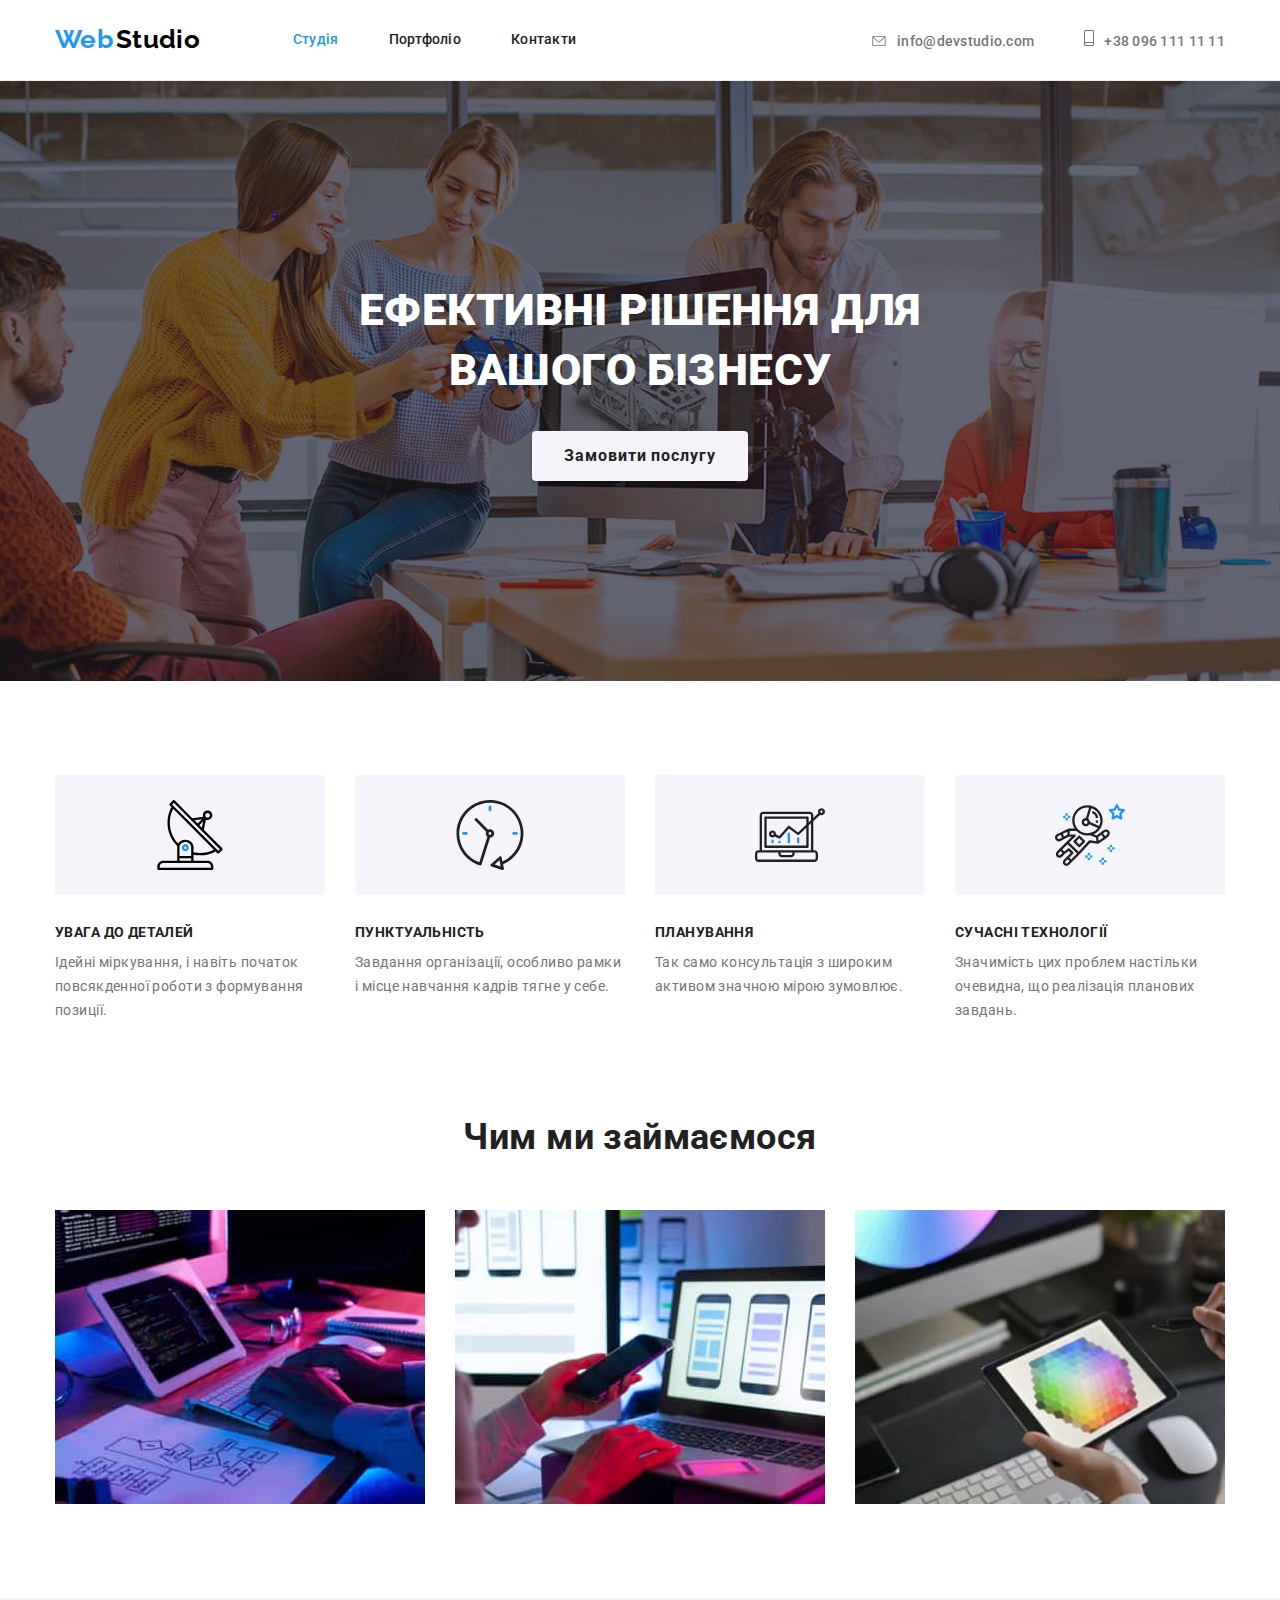
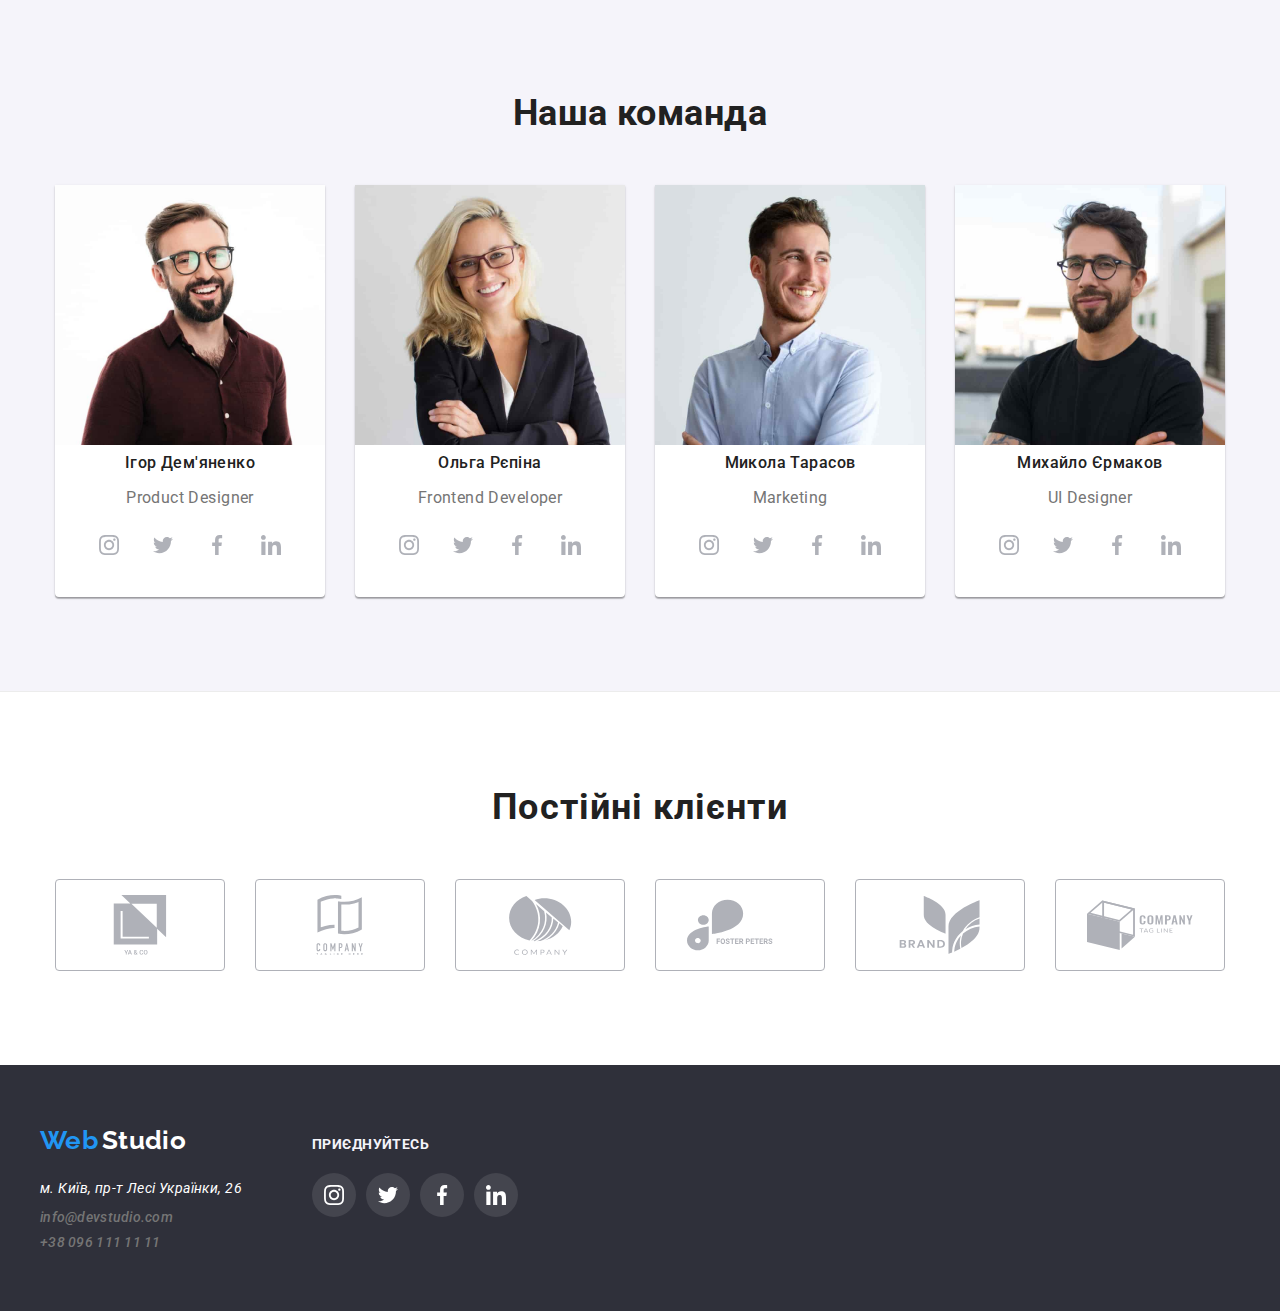
<file: index.html>
<!DOCTYPE html>
<html lang="uk">
  <head>
    <meta charset="UTF-8" />
    <meta http-equiv="X-UA-Compatible" content="IE=edge" />
    <meta name="viewport" content="width=device-width, initial-scale=1.0" />
    <title lang="en">WebStudio</title>
    <link rel="preconnect" href="https://fonts.googleapis.com" />
    <link rel="preconnect" href="https://fonts.gstatic.com" crossorigin />
    <link
      href="https://fonts.googleapis.com/css2?family=Raleway:wght@700&family=Roboto:wght@400;500;700;900&display=swap"
      rel="stylesheet"
    />
    <link
      rel="stylesheet"
      href="https://cdnjs.cloudflare.com/ajax/libs/modern-normalize/1.1.0/modern-normalize.min.css"
    />
    <link rel="stylesheet" href="./css/styles.css" />
  </head>

  <body>
    <!-- Header -->
    <header class="page-header">
      <!-- Navigation -->
      <div class="container">
        <div class="header-container">
          <nav class="nav header-nav">
            <a href="./index.html" lang="en" class="none-decoration">
              <span class="logo-web">Web</span>
              <span class="logo-studio">Studio</span>
            </a>

            <ul class="nav-list none-decoration header-nav">
              <li class="item">
                <a href="./index.html" class="nav-li current">Студія</a>
              </li>
              <li class="item">
                <a href="./portfolio.html" class="nav-li">Портфоліо</a>
              </li>
              <li class="item">
                <a href="./contacts.html" class="nav-li">Контакти</a>
              </li>
            </ul>
          </nav>
          <!-- Contacts -->
          <ul class="auth-nav none-decoration auth-container">
            <li class="auth-nav-list">
              <a class="auth-nav-item" href="mailto:info@devstudio.com" >
                <svg class="auth-nav-item-svg" width="16" height="10">
                  <use href="./images/icons.svg#envelope"></use>
                </svg>
                info@devstudio.com</a>
            </li class="auth-nav-list">
              <a href="tel:+380961111111" class="auth-nav-item">
                <svg class="auth-nav-item-smartphone" width="10" height="16">
                  <use href="./images/icons.svg#smartphone"></use>
                </svg>
                +38 096 111 11 11</a>
            </li>
          </ul>
        </div>
      </div>
    </header>

    <main>
      <!-- Hero banner -->
      <section class="hero-section overlay">
        <div class="container">
          <div class="hero-container">
            <div class="hero-headercontainer">
              <h1 class="hero-header">Ефективні рішення для вашого бізнесу</h1>
            </div>
            <button type="button" class="hero-button">
              <span class="hero-button-text">Замовити послугу</span>
            </button>
          </div>
        </div>
      </section>

      <!-- Our benefits -->
      <section class="section our-benefits">
        <div class="container">
          <div class="">
            <h2 class="visually-hidden">Наші переваги</h2>
            <ul class="our-benefits-list none-decoration benefits-container">
              <li class="our-benefitslist-item">
                <div class="our-benefits-logo-container">
                  <svg class="our-benefits-logo-antenna" height="70" width="70">
                    <use href="./images/icons.svg#antenna"></use>
                  </svg>
                </div>
                <h3 class="our-benefits-header">УВАГА ДО ДЕТАЛЕЙ</h3>
                <p class="our-benefits-paragraph">
                  Ідейні міркування, і навіть початок повсякденної роботи з
                  формування позиції.
                </p>
              </li>
              <li class="our-benefitslist-item">
                <div class="our-benefits-logo-container">
                  <svg class="our-benefits-logo-clock" height="70" width="70">
                    <use href="./images/icons.svg#clock"></use>
                  </svg>
                </div>
                <h3 class="our-benefits-header">ПУНКТУАЛЬНІСТЬ</h3>
                <p class="our-benefits-paragraph">
                  Завдання організації, особливо рамки і місце навчання кадрів
                  тягне у себе.
                </p>
              </li>
              <li class="our-benefitslist-item">
                <div class="our-benefits-logo-container">
                  <svg class="our-benefits-logo-diagram" height="70" width="70">
                    <use href="./images/icons.svg#diagram"></use>
                  </svg>
                </div>
                <h3 class="our-benefits-header">ПЛАНУВАННЯ</h3>
                <p class="our-benefits-paragraph">
                  Так само консультація з широким активом значною мірою
                  зумовлює.
                </p>
              </li>
              <li class="our-benefitslist-item">
                <div class="our-benefits-logo-container">
                  <svg
                    class="our-benefits-logo-astronaut"
                    height="70"
                    width="70"
                  >
                    <use href="./images/icons.svg#astronaut"></use>
                  </svg>
                </div>
                <h3 class="our-benefits-header">СУЧАСНІ ТЕХНОЛОГІЇ</h3>
                <p class="our-benefits-paragraph">
                  Значимість цих проблем настільки очевидна, що реалізація
                  планових завдань.
                </p>
              </li>
            </ul>
          </div>
        </div>
      </section>

      <!-- What are we doing -->
      <section class="section nontoppdng">
        <div class="container">
          <h2 class="whatwd-header">Чим ми займаємося</h2>
          <ul class="none-decoration whatwd-list">
            <li class="wwd-list-items">
              <img
                src="./images/box1.jpg"
                alt="someone is typing on a tablet keyboard"
                width="370"
              />
            </li>
            <li class="wwd-list-items">
              <img
                src="./images/box2.jpg"
                alt="someone works with a phone"
                width="370"
              />
            </li>
            <li class="wwd-list-items">
              <img src="./images/box3.jpg" alt="Color palette" width="370" />
            </li>
          </ul>
        </div>
      </section>

      <!-- Our team -->
      <section class="section ourteam-section">
        <div class="container">
          <h2 class="ourteam-section-header">Наша команда</h2>
          <div class="ourteam-container">
            <ul class="none-decoration ourteam-list">
              <li class="ourteam-items">
                <img
                  src="./images/ihordemyanenko.jpg"
                  alt="Ігор Дем'яненко"
                  width="270"/>
                <h3 class="ourteam-header">Ігор Дем'яненко</h3>
                <p class="ourteam-paragraph">Product Designer</p>
                <div class="ourteam-list-icons-container">
                  <ul class="ourteam-list-icons none-decoration">
                    <li class="ourteam-list-icons-items">
                      <a href="http://instagram.com" class="ourteam-link">
                      <svg class="ourteam-list-icons-svg" width="20" height="20">
                        <use href="./images/icons.svg#instagram" ></use>
                      </svg></a>
                    </li>
                    <li class="ourteam-list-icons-items">
                      <a href="http://twitter.com" class="ourteam-link">
                      <svg class="ourteam-list-icons-svg" width="20" height="20">
                        <use href="./images/icons.svg#twitter"></use>
                      </svg></a>
                    </li>
                    <li class="ourteam-list-icons-items">
                      <a href="http://facebook.com" class="ourteam-link">
                      <svg class="ourteam-list-icons-svg" width="20" height="20">
                        <use href="./images/icons.svg#facebook"></use>
                      </svg></a>
                    </li>
                    <li class="ourteam-list-icons-items">
                      <a href="http://linkedin.com" class="ourteam-link">
                      <svg class="ourteam-list-icons-svg" width="20" height="20">
                        <use href="./images/icons.svg#linkedin"></use>
                      </svg></a>
                    </li>
                  </ul>
                </div>
              </li>
              <li class="ourteam-items">
                <img
                  src="./images/olharepina.jpg"
                  alt="Ольга Рєпіна"
                  width="270"
                />
                <h3 class="ourteam-header">Ольга Рєпіна</h3>
                <p class="ourteam-paragraph">Frontend Developer</p>
                <div class="ourteam-list-icons-container">
                  <ul class="ourteam-list-icons none-decoration">
                    <li class="ourteam-list-icons-items">
                      <a href="http://instagram.com" class="ourteam-link">
                      <svg class="ourteam-list-icons-svg" width="20" height="20">
                        <use href="./images/icons.svg#instagram" ></use>
                      </svg></a>
                    </li>
                    <li class="ourteam-list-icons-items">
                      <a href="http://twitter.com" class="ourteam-link">
                      <svg class="ourteam-list-icons-svg" width="20" height="20">
                        <use href="./images/icons.svg#twitter"></use>
                      </svg></a>
                    </li>
                    <li class="ourteam-list-icons-items">
                      <a href="http://facebook.com" class="ourteam-link">
                      <svg class="ourteam-list-icons-svg" width="20" height="20">
                        <use href="./images/icons.svg#facebook"></use>
                      </svg></a>
                    </li>
                    <li class="ourteam-list-icons-items">
                      <a href="http://linkedin.com" class="ourteam-link">
                      <svg class="ourteam-list-icons-svg" width="20" height="20">
                        <use href="./images/icons.svg#linkedin"></use>
                      </svg></a>
                    </li>
                  </ul>
                </div>
              </li>
              <li class="ourteam-items">
                <img
                  src="./images/mykolatarasov.jpg"
                  alt="Микола Тарасов"
                  width="270"
                />
                <h3 class="ourteam-header">Микола Тарасов</h3>
                <p class="ourteam-paragraph">Marketing</p>
                <div class="ourteam-list-icons-container">
                  <ul class="ourteam-list-icons none-decoration">
                    <li class="ourteam-list-icons-items">
                      <a href="http://instagram.com" class="ourteam-link">
                      <svg class="ourteam-list-icons-svg" width="20" height="20">
                        <use href="./images/icons.svg#instagram" ></use>
                      </svg></a>
                    </li>
                    <li class="ourteam-list-icons-items">
                      <a href="http://twitter.com" class="ourteam-link">
                      <svg class="ourteam-list-icons-svg" width="20" height="20">
                        <use href="./images/icons.svg#twitter"></use>
                      </svg></a>
                    </li>
                    <li class="ourteam-list-icons-items">
                      <a href="http://facebook.com" class="ourteam-link">
                      <svg class="ourteam-list-icons-svg" width="20" height="20">
                        <use href="./images/icons.svg#facebook"></use>
                      </svg></a>
                    </li>
                    <li class="ourteam-list-icons-items">
                      <a href="http://linkedin.com" class="ourteam-link">
                      <svg class="ourteam-list-icons-svg" width="20" height="20">
                        <use href="./images/icons.svg#linkedin"></use>
                      </svg></a>
                    </li>
                  </ul>
                </div>
              </li>
              <li class="ourteam-items">
                <img
                  src="./images/michayloermakov.jpg"
                  alt="Михайло Єрмаков"
                  width="270"
                />
                <h3 class="ourteam-header">Михайло Єрмаков</h3>
                <p class="ourteam-paragraph">UI Designer</p>
                <div class="ourteam-list-icons-container">
                  <ul class="ourteam-list-icons none-decoration">
                    <li class="ourteam-list-icons-items">
                      <a href="http://instagram.com" class="ourteam-link">
                      <svg class="ourteam-list-icons-svg" width="20" height="20">
                        <use href="./images/icons.svg#instagram" ></use>
                      </svg></a>
                    </li>
                    <li class="ourteam-list-icons-items">
                      <a href="http://twitter.com" class="ourteam-link">
                      <svg class="ourteam-list-icons-svg" width="20" height="20">
                        <use href="./images/icons.svg#twitter"></use>
                      </svg></a>
                    </li>
                    <li class="ourteam-list-icons-items">
                      <a href="http://facebook.com" class="ourteam-link">
                      <svg class="ourteam-list-icons-svg" width="20" height="20">
                        <use href="./images/icons.svg#facebook"></use>
                      </svg></a>
                    </li>
                    <li class="ourteam-list-icons-items">
                      <a href="http://linkedin.com" class="ourteam-link">
                      <svg class="ourteam-list-icons-svg" width="20" height="20">
                        <use href="./images/icons.svg#linkedin"></use>
                      </svg></a>
                    </li>
                  </ul>
                </div>
              </li>
            </ul>
          </div>
        </div>
      </section>
    </main>

    <!-- Our clients -->
    <section class="section our-clients">
      <div class="container">
        <h2 class="ourclients-section-header">Постійні клієнти</h2>
        <ul class="our-clients-list none-decoration">
          <li class="our-clients-list-item">
            <a class="our-clients-list-link" href="/" >
              <svg class="our-clients-item-svg" width="106" height="60">
                <use href="./images/icons.svg#company"></use></svg
            ></a>
          </li>
          <li class="our-clients-list-item">
            <a href="/" class="our-clients-list-link">
              <svg class="our-clients-item-svg" width="106" height="60">
                <use href="./images/icons.svg#company-1"></use></svg
            ></a>
          </li>
          <li class="our-clients-list-item">
            <a href="/" class="our-clients-list-link">
              <svg class="our-clients-item-svg" width="106" height="60">
                <use href="./images/icons.svg#company-2"></use></svg
            ></a>
          </li>
          <li class="our-clients-list-item">
            <a href="/" class="our-clients-list-link">
              <svg class="our-clients-item-svg" width="106" height="60">
                <use href="./images/icons.svg#company-4"></use></svg
            ></a>
          </li>
          <li class="our-clients-list-item">
            <a href="/" class="our-clients-list-link">
              <svg class="our-clients-item-svg" width="106" height="60">
                <use href="./images/icons.svg#company-3"></use></svg
            ></a>
          </li>
          <li class="our-clients-list-item">
            <a href="/" class="our-clients-list-link">
              <svg class="our-clients-item-svg" width="106" height="60">
                <use href="./images/icons.svg#company-five"></use></svg
            ></a>
          </li>
        </ul>
      </div>
    </section>

    <!-- footer -->
    <footer class="footer">
      <div class="container">
        <div class="footer-container">
          <div class="logo-and-adress-container">
            <div class="footer-logo-container">
                <a href="./index.html" lang="en" class="none-decoration footer-logo">
                  <span class="logo-web">Web</span>
                  <span class="logo-studio-footer">Studio</span>
                </a>
            </div>
            <address class="footer-adress-container">
            <ul class="none-decoration footer-adress">
              <li>
                <a
                  href="https://www.google.com/maps/place/Lesi+Ukrainky+Blvd,+26,+Kyiv,+02000/data=!4m2!3m1!1s0x40d4cf0e033ecbe9:0x57a4dffefec77da0?sa=X&ved=2ahUKEwjosMeG7K_7AhXUFXcKHTLXCVEQ8gF6BAgJEAE"
                  class="footer-realadress"
                  target="_blank"
                  rel="noopener noreferrer nofollow"
                  >м. Київ, пр-т Лесі Українки, 26</a
                >
              </li>
              <li>
                <a href="mailto:info@devstudio.com" class="auth-nav-item nav-li"
                  >info@devstudio.com</a
                >
              </li>
              <li>
                <a href="tel:+380961111111" class="auth-nav-item nav-li"
                  >+38 096 111 11 11</a
                >
              </li>
            </ul>
            </address>
          </div>

            <div class="footer-list-icons-container">
              <h3 class="footer-icons-header">Приєднуйтесь</h3>
              <ul class="footer-list-icons none-decoration">
              <li class="footer-list-icons-items">
                <a href="http://instagram.com" class="footer-link">
                <svg class="footer-list-icons-svg" width="20" height="20">
                <use href="./images/icons.svg#instagram" ></use>
                </svg></a>
              </li>
              <li class="footer-list-icons-items">
                <a href="http://twitter.com" class="footer-link">
                <svg class="footer-list-icons-svg" width="20" height="20">
                  <use href="./images/icons.svg#twitter"></use>
                </svg></a>
              </li>
              <li class="footer-list-icons-items">
                <a href="http://facebook.com" class="footer-link">
                <svg class="footer-list-icons-svg" width="20" height="20">
                  <use href="./images/icons.svg#facebook"></use>
                </svg></a>
              </li>
              <li class="footer-list-icons-items">
                <a href="http://linkedin.com" class="footer-link">
                <svg class="footer-list-icons-svg" width="20" height="20">
                  <use href="./images/icons.svg#linkedin"></use>
                </svg></a>
              </li>
            </ul>
          </div>
        </div>
      </div>
    </footer>
  </body>
</html>
</file>
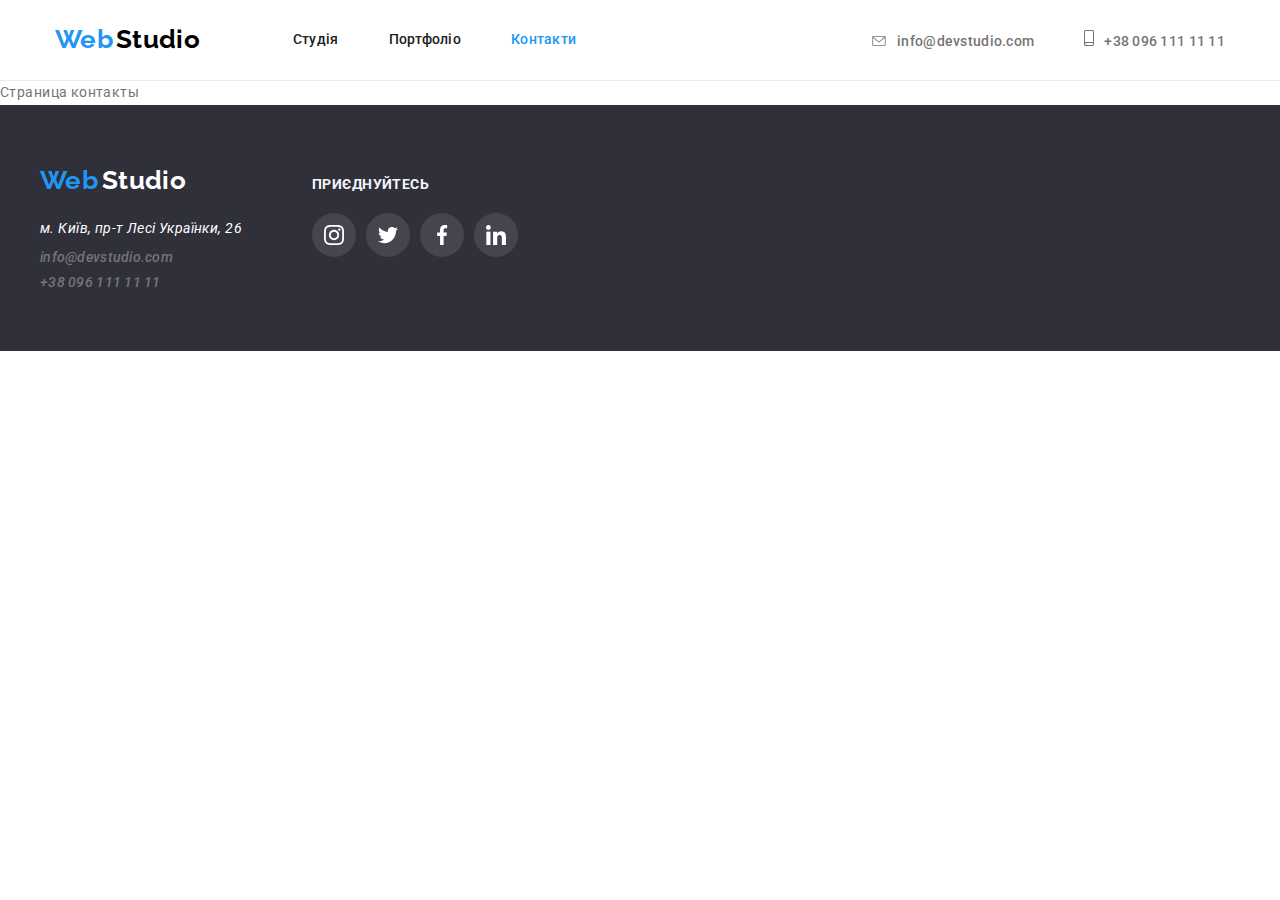
<file: contacts.html>
<!DOCTYPE html>
<html lang="uk">
  <head>
    <meta charset="UTF-8" />
    <meta http-equiv="X-UA-Compatible" content="IE=edge" />
    <meta name="viewport" content="width=device-width, initial-scale=1.0" />
    <title lang="en">WebStudio</title>
    <link rel="preconnect" href="https://fonts.googleapis.com" />
    <link rel="preconnect" href="https://fonts.gstatic.com" crossorigin />
    <link
      href="https://fonts.googleapis.com/css2?family=Raleway:wght@700&family=Roboto:wght@400;500;700;900&display=swap"
      rel="stylesheet"
    />
    <link
      rel="stylesheet"
      href="https://cdnjs.cloudflare.com/ajax/libs/modern-normalize/1.1.0/modern-normalize.min.css"
    />
    <link rel="stylesheet" href="./css/styles.css" />
  </head>

  <body>
    <!-- Header -->
    <header class="page-header">
      <!-- Navigation -->
      <div class="container">
        <div class="header-container">
          <nav class="nav header-nav">
            <a href="./index.html" lang="en" class="none-decoration">
              <span class="logo-web">Web</span>
              <span class="logo-studio">Studio</span>
            </a>

            <ul class="nav-list none-decoration header-nav">
              <li class="item">
                <a href="./index.html" class="nav-li">Студія</a>
              </li>
              <li class="item">
                <a href="./portfolio.html" class="nav-li">Портфоліо</a>
              </li>
              <li class="item">
                <a href="./contacts.html" class="nav-li current">Контакти</a>
              </li>
            </ul>
          </nav>
          <!-- Contacts -->
          <ul class="auth-nav none-decoration auth-container">
            <li class="auth-nav-list">
              <a class="auth-nav-item" href="mailto:info@devstudio.com" >
                <svg class="auth-nav-item-svg" width="16" height="10">
                  <use href="./images/icons.svg#envelope"></use>
                </svg>
                info@devstudio.com</a>
            </li class="auth-nav-list">
              <a href="tel:+380961111111" class="auth-nav-item">
                <svg class="auth-nav-item-smartphone" width="10" height="16">
                  <use href="./images/icons.svg#smartphone"></use>
                </svg>
                +38 096 111 11 11</a>
            </li>
          </ul>
        </div>
      </div>
    </header>


    <main>Страница контакты</main>

    <!-- footer -->
    <footer class="footer">
      <div class="container">
        <div class="footer-container">
          <div class="logo-and-adress-container">
            <div class="footer-logo-container">
                <a href="./index.html" lang="en" class="none-decoration footer-logo">
                  <span class="logo-web">Web</span>
                  <span class="logo-studio-footer">Studio</span>
                </a>
            </div>
            <address class="footer-adress-container">
            <ul class="none-decoration footer-adress">
              <li>
                <a
                  href="https://www.google.com/maps/place/Lesi+Ukrainky+Blvd,+26,+Kyiv,+02000/data=!4m2!3m1!1s0x40d4cf0e033ecbe9:0x57a4dffefec77da0?sa=X&ved=2ahUKEwjosMeG7K_7AhXUFXcKHTLXCVEQ8gF6BAgJEAE"
                  class="footer-realadress"
                  target="_blank"
                  rel="noopener noreferrer nofollow"
                  >м. Київ, пр-т Лесі Українки, 26</a
                >
              </li>
              <li>
                <a href="mailto:info@devstudio.com" class="auth-nav-item nav-li"
                  >info@devstudio.com</a
                >
              </li>
              <li>
                <a href="tel:+380961111111" class="auth-nav-item nav-li"
                  >+38 096 111 11 11</a
                >
              </li>
            </ul>
            </address>
          </div>

            <div class="footer-list-icons-container">
              <h3 class="footer-icons-header">Приєднуйтесь</h3>
              <ul class="footer-list-icons none-decoration">
              <li class="footer-list-icons-items">
                <a href="http://instagram.com" class="footer-link">
                <svg class="footer-list-icons-svg" width="20" height="20">
                <use href="./images/icons.svg#instagram" ></use>
                </svg></a>
              </li>
              <li class="footer-list-icons-items">
                <a href="http://twitter.com" class="footer-link">
                <svg class="footer-list-icons-svg" width="20" height="20">
                  <use href="./images/icons.svg#twitter"></use>
                </svg></a>
              </li>
              <li class="footer-list-icons-items">
                <a href="http://facebook.com" class="footer-link">
                <svg class="footer-list-icons-svg" width="20" height="20">
                  <use href="./images/icons.svg#facebook"></use>
                </svg></a>
              </li>
              <li class="footer-list-icons-items">
                <a href="http://linkedin.com" class="footer-link">
                <svg class="footer-list-icons-svg" width="20" height="20">
                  <use href="./images/icons.svg#linkedin"></use>
                </svg></a>
              </li>
            </ul>
          </div>
        </div>
      </div>
    </footer>
  </body>
</html>
</file>
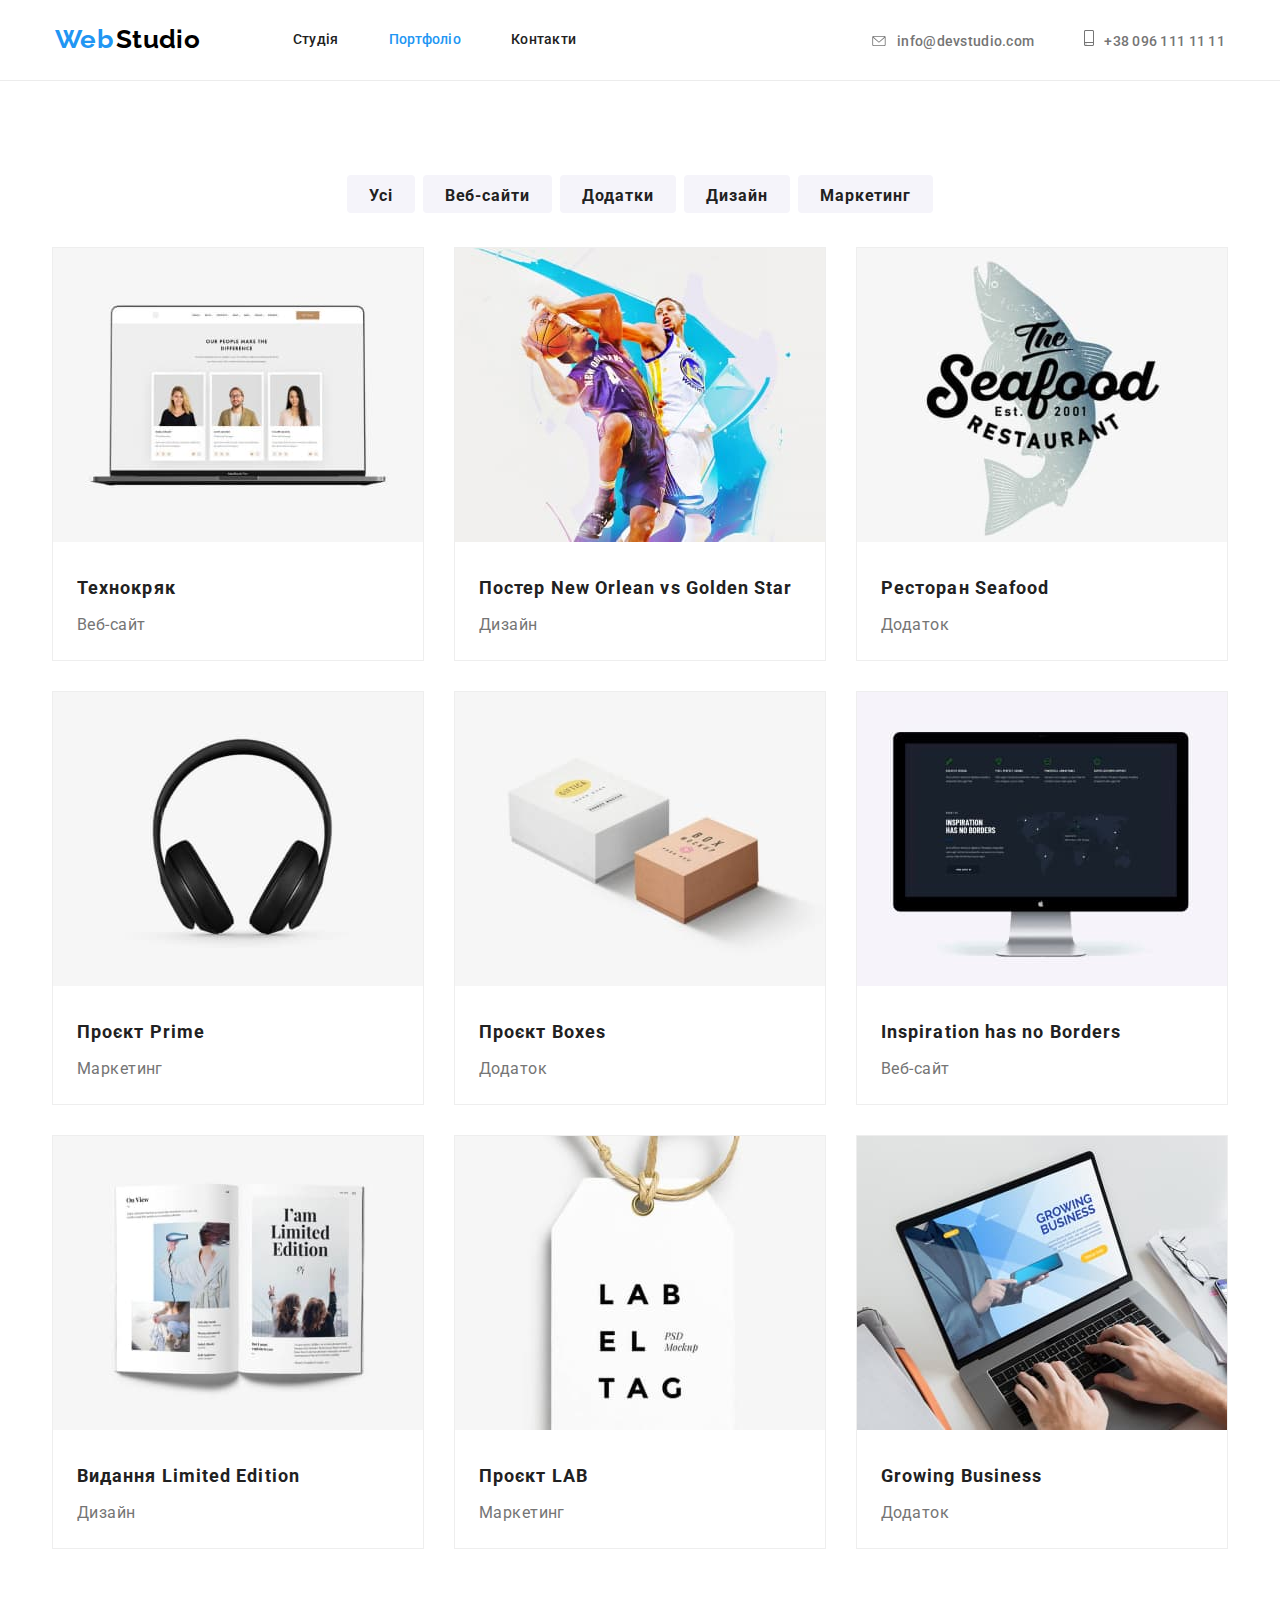
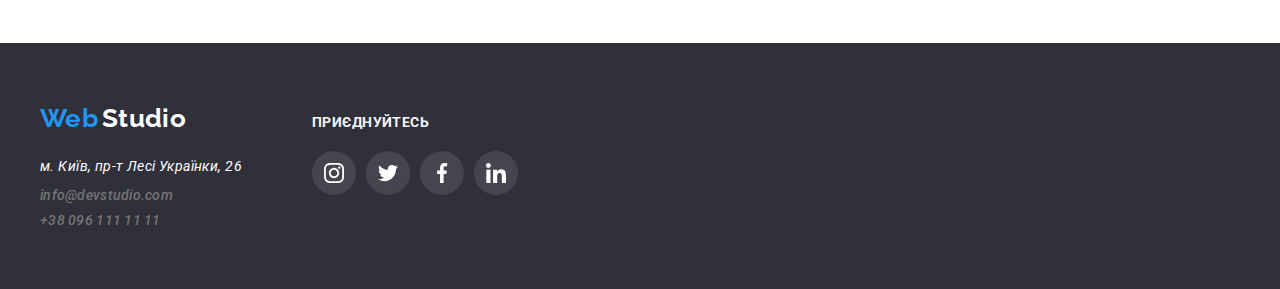
<file: portfolio.html>
<!DOCTYPE html>
<html lang="uk">
  <head>
    <meta charset="UTF-8" />
    <meta http-equiv="X-UA-Compatible" content="IE=edge" />
    <meta name="viewport" content="width=device-width, initial-scale=1.0" />
    <title lang="en">WebStudio</title>
    <link rel="preconnect" href="https://fonts.googleapis.com" />
    <link rel="preconnect" href="https://fonts.gstatic.com" crossorigin />
    <link
      href="https://fonts.googleapis.com/css2?family=Raleway:wght@700&family=Roboto:wght@400;500;700;900&display=swap"
      rel="stylesheet"
    />
    <link
      rel="stylesheet"
      href="https://cdnjs.cloudflare.com/ajax/libs/modern-normalize/1.1.0/modern-normalize.min.css"
    />
    <link rel="stylesheet" href="./css/styles.css" />
  </head>

  <body>
    <!-- Header -->
    <header class="page-header">
      <!-- Navigation -->
      <div class="container">
        <div class="header-container">
          <nav class="nav header-nav">
            <a href="./index.html" lang="en" class="none-decoration">
              <span class="logo-web">Web</span>
              <span class="logo-studio">Studio</span>
            </a>

            <ul class="nav-list none-decoration header-nav">
              <li class="item">
                <a href="./index.html" class="nav-li">Студія</a>
              </li>
              <li class="item">
                <a href="./portfolio.html" class="nav-li current">Портфоліо</a>
              </li>
              <li class="item">
                <a href="./contacts.html" class="nav-li">Контакти</a>
              </li>
            </ul>
          </nav>
          <!-- Contacts -->
          <ul class="auth-nav none-decoration auth-container">
            <li class="auth-nav-list">
              <a class="auth-nav-item" href="mailto:info@devstudio.com" >
                <svg class="auth-nav-item-svg" width="16" height="10">
                  <use href="./images/icons.svg#envelope"></use>
                </svg>
                info@devstudio.com</a>
            </li class="auth-nav-list">
              <a href="tel:+380961111111" class="auth-nav-item">
                <svg class="auth-nav-item-smartphone" width="10" height="16">
                  <use href="./images/icons.svg#smartphone"></use>
                </svg>
                +38 096 111 11 11</a>
            </li>
          </ul>
        </div>
      </div>
    </header>


    <!-- main content -->
    <main>
      <h1 class="visually-hidden">Приклади робіт</h1>
      <!-- buttons -->
      <section>
        <div class="container">
          <h2 class="visually-hidden">Навігація по роботам</h2>
          <ul class="none-decoration button-container">
            <li><button type="button" class="portfolio-button">Усі</button></li>
            <li>
              <button type="button" class="portfolio-button">Веб-сайти</button>
            </li>
            <li>
              <button type="button" class="portfolio-button">Додатки</button>
            </li>
            <li>
              <button type="button" class="portfolio-button">Дизайн</button>
            </li>
            <li>
              <button type="button" class="portfolio-button">Маркетинг</button>
            </li>
          </ul>
        </div>
      </section>

      <!-- work examples -->
      <section>
        <div class="container">
          <h2 class="visually-hidden">Приклади робіт</h2>
          <ul class="none-decoration wrkexamples-container">
            <li class="portfolio-items">
              <a href="/" class="none-decoration portfolio-items-link">
                <img src="./images/website.jpg" alt="Технокряк" width="370" />
                <div class="potfolio-text-items">
                  <h3 class="portfolio-workexamples-header">Технокряк</h3>
                  <p class="portfolio-workexamples-paragraph">Веб-сайт</p>
                </div>
              </a>
            </li>

            <li class="portfolio-items">
              <a href="/" class="none-decoration">
                <img
                  src="./images/poster.jpg"
                  alt="Постер New Orlean vs Golden Star"
                  width="370"
                />
                <div class="potfolio-text-items">
                  <h3 class="portfolio-workexamples-header">
                    Постер New Orlean vs Golden Star
                  </h3>
                  <p class="portfolio-workexamples-paragraph">Дизайн</p>
                </div>
              </a>
            </li>

            <li class="portfolio-items">
              <a href="/" class="none-decoration">
                <img
                  src="./images/seafood.jpg"
                  alt="Ресторан Seafood"
                  width="370"
                />
                <div class="potfolio-text-items">
                  <h3 class="portfolio-workexamples-header">
                    Ресторан Seafood
                  </h3>
                  <p class="portfolio-workexamples-paragraph">Додаток</p>
                </div>
              </a>
            </li>

            <li class="portfolio-items">
              <a href="/" class="none-decoration">
                <img src="./images/prime.jpg" alt="Проєкт Prime" width="370" />
                <div class="potfolio-text-items">
                  <h3 class="portfolio-workexamples-header">Проєкт Prime</h3>
                  <p class="portfolio-workexamples-paragraph">Маркетинг</p>
                </div>
              </a>
            </li>

            <li class="portfolio-items">
              <a href="/" class="none-decoration">
                <img src="./images/boxes.jpg" alt="Проєкт Boxes" width="370" />
                <div class="potfolio-text-items">
                  <h3 class="portfolio-workexamples-header">Проєкт Boxes</h3>
                  <p class="portfolio-workexamples-paragraph">Додаток</p>
                </div>
              </a>
            </li>

            <li class="portfolio-items">
              <a href="/" class="none-decoration">
                <img
                  src="./images/inspiration.jpg"
                  alt="Inspiration has no Borders"
                  width="370"
                />
                <div class="potfolio-text-items">
                  <h3 class="portfolio-workexamples-header">
                    Inspiration has no Borders
                  </h3>
                  <p class="portfolio-workexamples-paragraph">Веб-сайт</p>
                </div>
              </a>
            </li>

            <li class="portfolio-items">
              <a href="/" class="none-decoration">
                <img
                  src="./images/limitededition.jpg"
                  alt="Видання Limited Edition"
                  width="370"
                />
                <div class="potfolio-text-items">
                  <h3 class="portfolio-workexamples-header">
                    Видання Limited Edition
                  </h3>
                  <p class="portfolio-workexamples-paragraph">Дизайн</p>
                </div>
              </a>
            </li>

            <li class="portfolio-items">
              <a href="/" class="none-decoration">
                <img
                  src="./images/projectlab.jpg"
                  alt="Проєкт LAB"
                  width="370"
                />
                <div class="potfolio-text-items">
                  <h3 class="portfolio-workexamples-header">Проєкт LAB</h3>
                  <p class="portfolio-workexamples-paragraph">Маркетинг</p>
                </div>
              </a>
            </li>

            <li class="portfolio-items">
              <a href="/" class="none-decoration">
                <img
                  src="./images/growingbusiness.jpg"
                  alt="Growing Business"
                  width="370"
                />
                <div class="potfolio-text-items">
                  <h3 class="portfolio-workexamples-header">
                    Growing Business
                  </h3>
                  <p class="portfolio-workexamples-paragraph">Додаток</p>
                </div>
              </a>
            </li>
          </ul>
        </div>
      </section>
    </main>

    <!-- footer -->
    <footer class="footer">
      <div class="container">
        <div class="footer-container">
          <div class="logo-and-adress-container">
            <div class="footer-logo-container">
                <a href="./index.html" lang="en" class="none-decoration footer-logo">
                  <span class="logo-web">Web</span>
                  <span class="logo-studio-footer">Studio</span>
                </a>
            </div>
            <address class="footer-adress-container">
            <ul class="none-decoration footer-adress">
              <li>
                <a
                  href="https://www.google.com/maps/place/Lesi+Ukrainky+Blvd,+26,+Kyiv,+02000/data=!4m2!3m1!1s0x40d4cf0e033ecbe9:0x57a4dffefec77da0?sa=X&ved=2ahUKEwjosMeG7K_7AhXUFXcKHTLXCVEQ8gF6BAgJEAE"
                  class="footer-realadress"
                  target="_blank"
                  rel="noopener noreferrer nofollow"
                  >м. Київ, пр-т Лесі Українки, 26</a
                >
              </li>
              <li>
                <a href="mailto:info@devstudio.com" class="auth-nav-item nav-li"
                  >info@devstudio.com</a
                >
              </li>
              <li>
                <a href="tel:+380961111111" class="auth-nav-item nav-li"
                  >+38 096 111 11 11</a
                >
              </li>
            </ul>
            </address>
          </div>

            <div class="footer-list-icons-container">
              <h3 class="footer-icons-header">Приєднуйтесь</h3>
              <ul class="footer-list-icons none-decoration">
              <li class="footer-list-icons-items">
                <a href="http://instagram.com" class="footer-link">
                <svg class="footer-list-icons-svg" width="20" height="20">
                <use href="./images/icons.svg#instagram" ></use>
                </svg></a>
              </li>
              <li class="footer-list-icons-items">
                <a href="http://twitter.com" class="footer-link">
                <svg class="footer-list-icons-svg" width="20" height="20">
                  <use href="./images/icons.svg#twitter"></use>
                </svg></a>
              </li>
              <li class="footer-list-icons-items">
                <a href="http://facebook.com" class="footer-link">
                <svg class="footer-list-icons-svg" width="20" height="20">
                  <use href="./images/icons.svg#facebook"></use>
                </svg></a>
              </li>
              <li class="footer-list-icons-items">
                <a href="http://linkedin.com" class="footer-link">
                <svg class="footer-list-icons-svg" width="20" height="20">
                  <use href="./images/icons.svg#linkedin"></use>
                </svg></a>
              </li>
            </ul>
          </div>
        </div>
      </div>
    </footer>
  </body>
</html>
</file>
<file: css/styles.css>
:root {
    --accent-text-color:#2196F3;
    --logo-text-color:#000000;
    --title-text-color:#212121;
    --main-text-color:#757575;
    --white-color:#ffffff;
    --button-bcgcolor:#F5F4FA;
    --svg-main-color: #AFB1B8;
}

/* global selectors */
body {
    font-family: Roboto, sans-serif;
    font-weight: 400;
    font-size: 14px;
    line-height: 1.71;
    letter-spacing: 0.03em;
    color: var(--main-text-color);
    background-color: var(--white-color);
}

.container{
    margin-right: auto;
    margin-left: auto;
    max-width: 1200px;
}

h1,h2,h3,h4,h5,h6,p,ul{
    margin-top: 0;
}

.img {
    display: block;
    max-width: 100%;
    height: auto;
}

/* header */
.page-header{
    border-bottom: 1px solid #ECECEC;
}
.header-container{
    display: flex;
    justify-content: space-between;
    align-items: center;
    padding-left: 15px;
    padding-right: 15px;
}

.header-nav{
    display: flex;
    justify-content: space-between;
    align-items: center;
}

.auth-container{
    display: flex;
    justify-content: space-between;
    align-items: baseline;
    gap: 50px;
}
             /* Logo */
.logo-studio {
  
    font-family: Raleway, sans-serif;
    font-weight: 700;
    font-size: 26px;
    line-height: 1.2;
    color:var(--logo-text-color);
    text-decoration: none;
}

.logo-web {
    font-family: Raleway, sans-serif;
    font-weight: 700;
    font-size: 26px;
    line-height: 1.2;
    color: var(--accent-text-color);
}
             /* navigation,contacts */
.nav{
    font-weight: 500;
    font-size: 14px;
    line-height: 1.14;
    letter-spacing: 0.02em;
    color:var(--title-text-color);
    text-decoration: none;
}        

.nav-list{
    padding: 0;

}

.nav-list li{
    margin-right: 50px;
    padding-top: 32px;
    padding-bottom: 32px;
}

.nav-li{
    font-weight: 500;
    font-size: 14px;
    line-height: 1.14;
    letter-spacing: 0.02em;
    color: var(--title-text-color);
    text-decoration: none;
}

.nav-list .item:nth-child(1){
    margin-left: 93px;
}

.nav-list .item:last-child{
    margin-right: 0px;
}

.auth-nav{
    padding: 0;
    margin-left: auto;
    margin-right: 0;
}

.auth-nav-item {
    display: flex;
    align-items: baseline;
    font-weight: 500;
    line-height: 1.14;
    letter-spacing: 0.02em;
    text-decoration: none;

    width: 100%;
    height: 100%;

    color: var(--main-text-color);
    fill: var(--main-text-color);
}

.auth-nav-item-svg{
    margin-right: 10px;
    padding: 0;
    border: none;
}

.auth-nav-item-smartphone{
    margin-right: 10px;
    padding: 0;
    border: none;
}

.none-decoration {
    text-decoration: none;
    list-style: none;
    padding-left: 0;
    margin: 0;
}

.auth-nav-item:hover,
.auth-nav-item:focus,
.nav-li:hover,
.nav-li:focus{
    color: var(--accent-text-color);
    fill: var(--accent-text-color);
}

.nav .nav-li.current{
    color: var(--accent-text-color)
}

            /* hero */

.hero-section{
    
    text-align: center;
    margin-right: auto;
    margin-left: auto;
    width: 100%;
    padding-top: 200px;
    padding-bottom: 200px;
}

.overlay{
   background-image:linear-gradient(to right,
        rgba(47, 48, 58, 0.4),
        rgba(47, 48, 58, 0.4)),
    url("../images/heroback.jpg");
    background-color: #2F303A;
    background-position: center;
    background-size: cover;
    max-width: 1600px;
    height: auto;
    margin-right: auto;
    margin-left: auto;
}

.section{
    margin-right: auto;
    margin-left: auto;
    
    width: 100%;
    padding-top: 94px;
    padding-bottom: 94px;
}
            
.hero-container{
    display: flex;
    flex-direction: column;
    align-items: center;
    padding-left: 15px;
    padding-right: 15px;
}

.hero-headercontainer{
    max-width: 696px;
}

.hero-header {
    margin-top: 0;
    margin-bottom: 0;

    font-weight: 900;
    font-size: 44px;
    line-height: 1.36;
    
    color:var(--white-color);
    text-transform: uppercase;
}

.hero-button {
    display: inline-block;
    min-width: 216px;
    padding: 10px 32px;
    margin: 0;
    margin-left: auto;
    margin-right: auto;
    margin-top: 30px;

    font-weight: 700;
    font-size: 16px;
    line-height: 1.88;
    letter-spacing: 0.06em;

    color:var(--title-text-color);
    background:var(--button-bcgcolor);
    box-shadow: 0px 4px 4px rgba(0, 0, 0, 0.15);

    border-radius: 4px;
    border: transparent;
    cursor: pointer;
}

.hero-button:hover,
.hero-button:focus {
    color:var(--white-color);
    background-color: var(--accent-text-color);
}

/* Our benefits */

.our-benefits {

    font-size: 14px;
    line-height: 1.71;
    color:var(--main-text-color);
}

.benefits-container{
    display: flex;
    padding-left: 15px;
    padding-right: 15px;
    gap: 30px;

}

.our-benefits-logo-container{
    display: flex;
    justify-content: center;
    align-items: center;

    list-style: none;
    width: 270px;
    height: 120px;

    padding: 0;
    margin-bottom: 30px;

    background: var(--button-bcgcolor);
    border-radius: 4px;

}


.visually-hidden {
    position: absolute;
    width: 1px;
    height: 1px;
    margin: -1px;
    border: 0;
    padding: 0;
    white-space: nowrap;
    clip-path: inset(100%);
    clip: rect(0 0 0 0);
    overflow: hidden;
}

.whatwd-header{
    font-size: 36px;
    line-height: 1.2;
    text-align: center;
    margin-bottom: 50px;
    color: var(--title-text-color);

}

.nontoppdng{
    padding-top: 0;
}

.whatwd-list{
    padding-left: 15px;
    padding-right: 15px;
    display: flex;
    gap: 30px;
        
        
}

.wwd-list-items{
    display: flex;

}

.ourteam-mainheader {
    font-weight: 700;
    font-size: 36px;
    line-height: 1.2;
    text-align: center;
    color:var( --title-text-color);
}


.our-benefits-header {
    padding: 0;
    margin: 0;
    margin-bottom: 10px;
    font-weight: 700;
    font-size: 14px;
    line-height: 1.14;
    color:var(--title-text-color);
}

.our-benefits-paragraph{
    padding: 0;
    margin: 0;
}

            /* our team */

.ourteam-header {
    font-weight: 500;
    font-size: 16px;
    line-height: 1.2;
    color: var(--title-text-color);
}   

.ourteam-container{
    display: flex;
    text-align: center;
    padding-left: 15px;
    padding-right: 15px;
}

.ourteam-section{
    border-bottom: 1px solid #ECECEC;
    background-color: var(--button-bcgcolor);
}


.ourteam-list{
    display: flex;
    gap: 30px;
}

.ourteam-items{
        background-color: var(--white-color);
        box-shadow: 0px 1px 3px rgba(0, 0, 0, 0.12), 
        0px 1px 1px rgba(0, 0, 0, 0.14), 0px 2px 1px rgba(0, 0, 0, 0.2);
        border-radius: 0px 0px 4px 4px;

}

.ourteam-section-header{
font-size: 36px;
    line-height: 1.2;
    text-align: center;
    margin-bottom: 50px;
    color: var(--title-text-color);
}

.ourteam-paragraph {
    font-size: 16px;
    line-height: 1.2;
    color:var(--main-text-color);
}

.ourteam-list-icons{
    display: flex;
    gap: 10px;
    justify-content: center;
    align-items: center;
    flex-wrap: nowrap;

    margin-left: auto;
    margin-right: auto;
    margin-bottom: 30px;
    padding: 0px;
}

.ourteam-list-icons-container{
    padding: 0px;

}

.ourteam-list-icons-items{
    display: flex;
    justify-content: center;
    align-items: center;
    width: 44px;
    height: 44px;

    fill: var(--svg-main-color);
    border: 1px solid transparent;

}

.ourteam-link{
    display: flex;
    justify-content: center;
    align-items: center;

    font-weight: 500;
    line-height: 1.14;
    letter-spacing: 0.02em;
    color:var(--main-text-color);
    text-decoration: none;
    fill: var(--svg-main-color);

    width: 100%;
    height: 100%;
}

.ourteam-list-icons-items:hover
.ourteam-list-icons-items:focus,
.ourteam-link:hover,
.ourteam-link:focus{
    background-color: var(--accent-text-color);
    border: 1px solid #2196F3;
    border-radius: 50%;
    border-color: #2196F3;

    fill: var(--button-bcgcolor);
}

/* our clients */

.ourclients-section-header{
    margin-left: auto;
    margin-right: auto;
    padding: 0;
    margin-bottom: 50px;

    font-weight: 700;
    font-size: 36px;
    line-height: 1.2;
    text-align: center;
    letter-spacing: 0.03em;
    
    color:var(--title-text-color);
}

.our-clients-list{
    display: flex;
    gap: 30px;
    justify-content: center;
    flex-wrap: wrap;
    flex-basis: calc(100% / 6);
    padding-top: 0;
    flex-wrap: nowrap;
    
}

.our-clients-list-item{
    width: 170px;
    height: 92px;

    border: 1px solid var(--svg-main-color);
    border-radius: 4px;
}

.our-clients-list-link{
    display: flex;
    justify-content: center;
    align-items: center;
    
    width: 100%;
    height: 100%;
    fill:var(--svg-main-color)
}

.our-clients-item-svg{
    padding: 0px;
    justify-content: center;

}


.our-clients-list-link:focus,
.our-clients-list-link:hover,
.our-clients-list-item:hover,
.our-clients-list-item:focus{
    fill:var(--accent-text-color);

    border-color: var(--accent-text-color);
    border-radius: 4px;
}



/* footer */
.footer-container{
    display: flex;
    padding-bottom: 60px;
    align-items: baseline;

}

.footer-logo-container{
        padding-top: 60px;
        padding-bottom: 20px;
}

.footer{

        background-color: #2F303A;
        padding-left: 0;
        margin-left: 0;
}



.footer-realadress {
    font-size: 14px;
    line-height: 1.71;
    color:var(--white-color);
    text-decoration: none;
}

.logo-studio-footer{
    font-family: Raleway, sans-serif;
        font-weight: 700;
        font-size: 26px;
        line-height: 1.2;
        color: var(--white-color);
        text-decoration: none;
}

.footer-adress li{
    margin-bottom: 9px;
}

.footer-adress li:last-child{
    margin-bottom: 0px;
}

.footer-adress-container{
    padding: 0px;

}

.footer-list-icons-container{
    display: flex;
    flex-direction: column;
    padding: 0px;
    margin-left: 70px;
}

.footer-icons-header{
    font-weight: 700;
    font-size: 14px;
    line-height: 1.14;
    letter-spacing: 0.03em;
    text-transform: uppercase;
    
    color:var(--button-bcgcolor);

    margin-bottom: 20px;
}

.footer-list-icons{
    display: flex;
    gap: 10px;
}
.footer-list-icons-items{
    display: flex;
    justify-content: center;
    align-items: center;
    width: 44px;
    height: 44px;


    fill: var(--white-color);
    background-color: rgba(255, 255, 255, 0.1);;

    border-radius: 50%;

}

.footer-link{
    display: flex;
    justify-content: center;
    align-items: center;

    font-weight: 500;
    line-height: 1.14;
    letter-spacing: 0.02em;
    color:var(--main-text-color);
    text-decoration: none;
    fill: var(--white-color);

    width: 100%;
    height: 100%;
}

.footer-link:focus,
.footer-link:hover{
    background-color: var(--accent-text-color);
    border: 1px solid #2196F3;
    border-radius: 50%;
    border-color: #2196F3;

    fill: var(--button-bcgcolor);
}

.footer-realadress:hover,
.footer-realadress:focus{
    color: var(--accent-text-color);
}

/* стили для portfolio */

.portfolio-button {
    font-weight: 700;
    font-size: 16px;
    line-height: 1.88;
    letter-spacing: 0.06em;


    text-align: center;
    height: 38px;
    padding: 6px 22px;
    

    color:var(--title-text-color);
    background:var(--button-bcgcolor);

    border-radius: 4px;
    border: transparent;

    cursor: pointer;
}

.portfolio-workexamples-header {
    font-weight: 700;
    font-size: 18px;
    line-height: 2.0;
    letter-spacing: 0.06em;
    color:var(--title-text-color);
    margin-bottom: 4px;
}

.portfolio-workexamples-paragraph {
    font-size: 16px;
    line-height: 1.88;
    color:var(--main-text-color);
    margin-bottom: 0px;
}

.portfolio-button:hover,
.portfolio-button:focus {
    box-shadow: 0px 3px 1px rgba(0, 0, 0, 0.1), 
    0px 1px 2px rgba(0, 0, 0, 0.08), 0px 2px 2px rgba(0, 0, 0, 0.12);

    color:var(--white-color);
    background-color: var(--accent-text-color);

    border-radius: 4px;
}

.button-container{
    display: flex;
    gap: 8px;
    justify-content: center;
    padding-top: 94px;
    padding-bottom: 34px;
}

.wrkexamples-container{
    display: flex;
    gap: 30px;
    justify-content: center;
    flex-wrap: wrap;
    flex-basis: calc((100% - 60px) / 3);
    padding-top: 0;
    padding-bottom: 94px;
}

.portfolio-items{
    background: #FFFFFF;
    border: 1px solid #EEEEEE;
}

.potfolio-text-items{
    padding: 20px 24px;
}

.portfolio-items-link:focus,
.portfolio-items:hover {
    box-shadow: 0px 1px 1px rgba(0, 0, 0, 0.12), 
    0px 4px 4px rgba(0, 0, 0, 0.06), 
    1px 4px 6px rgba(0, 0, 0, 0.16);
}
</file>
